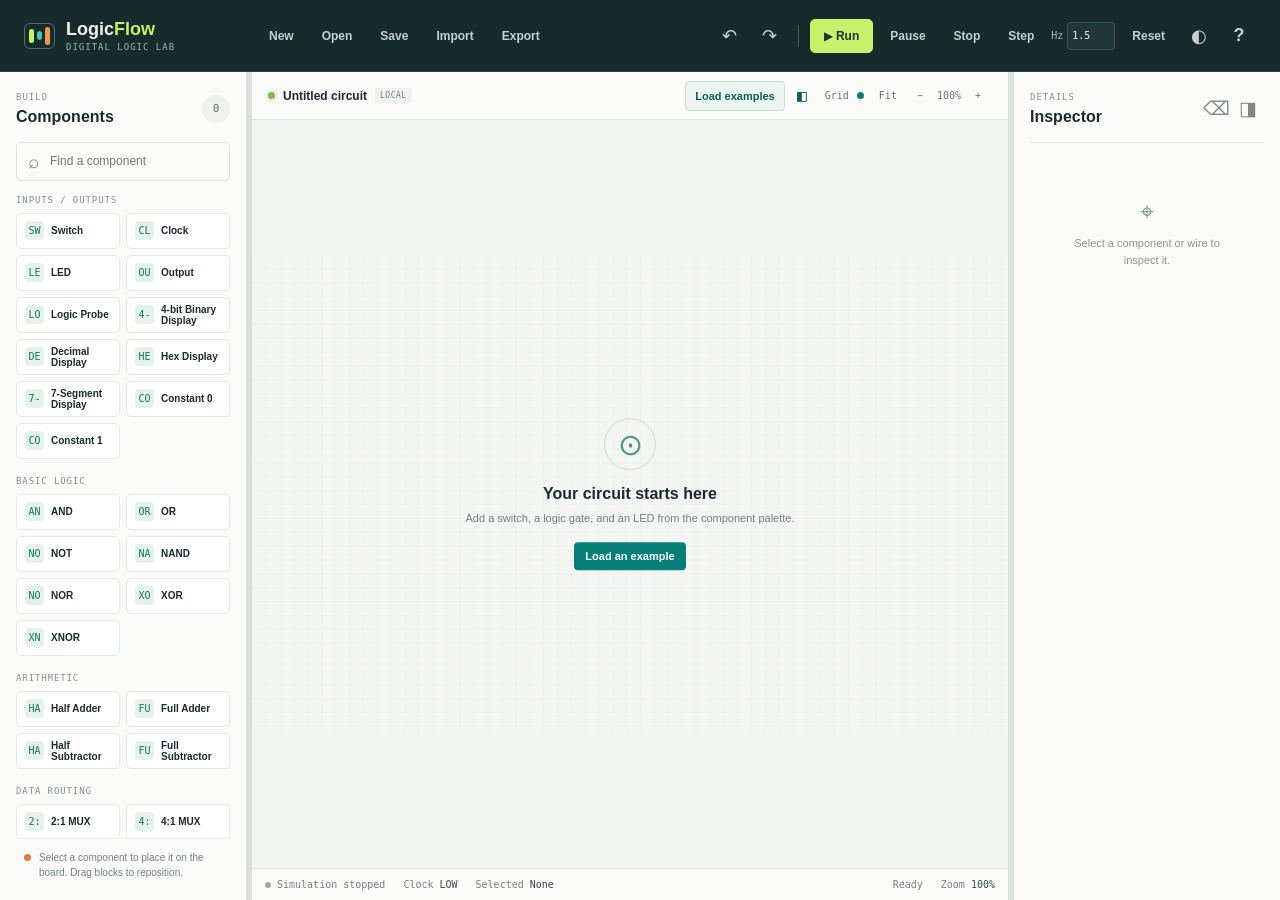
<file: index.html>
<!doctype html>
<html lang="en">
	<head>
		<meta charset="utf-8">
		<meta name="viewport" content="width=device-width, initial-scale=1">
		<meta name="description" content="LogicFlow is a browser-based digital logic circuit simulator.">
		<meta name="theme-color" content="#172b2d">
		<link rel="icon" href="data:image/svg+xml,%3Csvg xmlns='http://www.w3.org/2000/svg' viewBox='0 0 32 32'%3E%3Crect width='32' height='32' rx='7' fill='%23172b2d'/%3E%3Cpath d='M8 20h5l3-8 3 12 3-8h2' fill='none' stroke='%235eead4' stroke-width='2.4' stroke-linecap='round' stroke-linejoin='round'/%3E%3C/svg%3E">
		<title>LogicFlow - Digital Logic Circuit Simulator</title>
		<link rel="stylesheet" href="team/Gunish-Singh/styling/style.css">
		<script type="module" src="app/bootstrap.js"></script>
	</head>
	<body>
		<div class="app-shell" id="app">
			<header class="topbar">
				<a class="brand" href="#workspace" aria-label="LogicFlow home">
					<span class="brand-mark" aria-hidden="true"><i></i><i></i><i></i></span>
					<span>Logic<span class="brand-accent">Flow</span><small> DIGITAL LOGIC LAB</small></span>
				</a>
				<nav class="file-actions" aria-label="Circuit file actions">
					<button type="button" data-action="new">New</button>
					<button type="button" data-action="open">Open</button>
					<button type="button" data-action="save">Save</button>
					<button type="button" data-action="import">Import</button>
					<button type="button" data-action="export">Export</button>
				</nav>
				<nav class="run-actions" aria-label="Simulation controls">
					<button type="button" class="icon-button" data-action="undo" aria-label="Undo" title="Undo (Ctrl+Z)">↶</button>
					<button type="button" class="icon-button" data-action="redo" aria-label="Redo" title="Redo (Ctrl+Y)">↷</button>
					<span class="toolbar-divider" aria-hidden="true"></span>
					<button type="button" class="run-button" data-action="run"><span aria-hidden="true">▶</span> Run</button>
					<button type="button" data-action="pause">Pause</button>
					<button type="button" data-action="stop">Stop</button>
					  <button type="button" data-action="step" title="Advance one clock pulse">Step</button>
					  <label class="clock-frequency">Hz <input id="clock-frequency" type="number" min="0.1" max="20" step="0.1" value="1.5" aria-label="Clock frequency in hertz"></label>
					<button type="button" data-action="reset">Reset</button>
					<button type="button" class="icon-button" data-action="theme" aria-label="Toggle color theme" title="Toggle theme">◐</button>
					<button type="button" class="icon-button" data-action="help" aria-label="Help and about" title="Help and about">?</button>
				</nav>
			</header>

			<main class="workbench" id="workspace">
				<aside class="palette panel" aria-label="Component palette">
					<div class="panel-heading">
						<div><p class="eyebrow">BUILD</p><h1>Components</h1></div>
						<span class="component-count" id="component-count">0</span>
					</div>
					<label class="search-box"><span class="visually-hidden">Search components</span><span aria-hidden="true">⌕</span><input id="component-search" type="search" placeholder="Find a component" autocomplete="off"></label>
					<div id="component-list" class="component-list"></div>
					<div class="palette-note"><span class="note-signal" aria-hidden="true"></span><p>Select a component to place it on the board. Drag blocks to reposition.</p></div>
				</aside>
				<button type="button" class="panel-resizer palette-resizer" data-resize="palette" role="separator" aria-orientation="vertical" aria-label="Resize component palette" title="Drag to resize component palette"></button>

				<section class="workspace-panel" aria-label="Circuit workspace">
					<div class="canvas-toolbar">
						<div class="canvas-title"><span class="live-dot" aria-hidden="true"></span><span id="circuit-name">Untitled circuit</span><span class="draft-tag">LOCAL</span></div>
						<div class="canvas-tools">
							<button type="button" data-action="examples" title="Load or insert an example circuit">Load examples</button>
							<button type="button" class="icon-button panel-toggle" data-action="toggle-palette" aria-label="Hide component palette" aria-pressed="true" title="Hide component palette">◧</button>
							<button type="button" data-action="grid" aria-pressed="true" title="Toggle grid">Grid <span class="toggle-indicator"></span></button>
							<button type="button" data-action="fit" title="Fit circuit to workspace">Fit</button>
							<button type="button" data-action="zoom-out" aria-label="Zoom out">−</button>
							<span id="zoom-level">100%</span>
							<button type="button" data-action="zoom-in" aria-label="Zoom in">+</button>
						</div>
					</div>
					<div class="diagram-wrap">
						<svg id="diagram" viewBox="0 0 1200 760" role="application" aria-label="Interactive circuit diagram. Select output pins and input pins to wire components." tabindex="0" xmlns="http://www.w3.org/2000/svg">
							<title>Circuit workspace</title>
						</svg>
						<div class="empty-state" id="empty-state">
							<span class="empty-glyph" aria-hidden="true">⊙</span>
							<h2>Your circuit starts here</h2>
							<p>Add a switch, a logic gate, and an LED from the component palette.</p>
							<button type="button" data-action="examples">Load an example</button>
						</div>
					</div>
					<footer class="statusbar" aria-live="polite">
						<span><i class="status-led" id="simulation-indicator"></i><span id="simulation-status">Simulation stopped</span></span>
						<span>Clock <b id="clock-state">LOW</b></span>
						<span>Selected <b id="selected-status">None</b></span>
						<span class="status-spacer"></span>
						<span id="message" role="status">Ready</span>
						<span>Zoom <b id="zoom-status">100%</b></span>
					</footer>
				</section>
				<button type="button" class="panel-resizer inspector-resizer" data-resize="inspector" role="separator" aria-orientation="vertical" aria-label="Resize inspector" title="Drag to resize inspector"></button>

				<aside class="inspector panel" aria-label="Component inspector">
					<div class="panel-heading"><div><p class="eyebrow">DETAILS</p><h2>Inspector</h2></div><div class="panel-heading-actions"><button type="button" class="icon-button subtle" data-action="delete" aria-label="Delete selected item" title="Delete selected">⌫</button><button type="button" class="icon-button subtle" data-action="toggle-inspector" aria-label="Hide inspector" aria-pressed="true" title="Hide inspector">◨</button></div></div>
					<div id="inspector-content" class="inspector-content"><div class="inspector-empty"><span aria-hidden="true">⌖</span><p>Select a component or wire to inspect it.</p></div></div>
				</aside>
			</main>
			<input type="file" id="import-file" accept=".logicflow,application/vnd.logicflow.circuit+json,.json,application/json" aria-label="Import a LogicFlow circuit file" hidden>
			<div class="toast" id="toast" role="status" aria-live="polite"></div>
			<dialog id="help-dialog" aria-labelledby="help-title">
				<form method="dialog"><button class="dialog-close" aria-label="Close help">×</button></form>
				<p class="eyebrow">QUICK START</p><h2 id="help-title">Build a circuit</h2>
				<ol><li>Add components from the left palette.</li><li>Click an output pin, then an input pin to connect them.</li><li>Click a switch's HIGH/LOW label to toggle its signal.</li><li>Run the simulation or inspect truth tables on a selected component.</li></ol>
				<p class="dialog-footnote">LogicFlow · BCA Digital Logics · Jaypee Institute of Information Technology · ODD Semester 2026</p>
			</dialog>
			<dialog id="circuit-dialog" aria-labelledby="circuit-dialog-title">
				<form method="dialog"><button class="dialog-close" aria-label="Close circuit dialog">×</button></form>
				<p class="eyebrow">LOCAL CIRCUITS</p>
				<h2 id="circuit-dialog-title">Save circuit</h2>
				<div id="circuit-dialog-body"></div>
			</dialog>
			<dialog id="examples-dialog" class="examples-dialog" aria-labelledby="examples-title">
				<form method="dialog"><button class="dialog-close" aria-label="Close examples">×</button></form>
				<p class="eyebrow">CIRCUIT LIBRARY</p>
				<h2 id="examples-title">Example circuits</h2>
				<div id="examples-list" class="example-list"></div>
			</dialog>
		</div>
		<noscript><p style="padding:24px;font-family:sans-serif">LogicFlow requires JavaScript. Please enable JavaScript and reload the page.</p></noscript>
	</body>
</html>
</file>
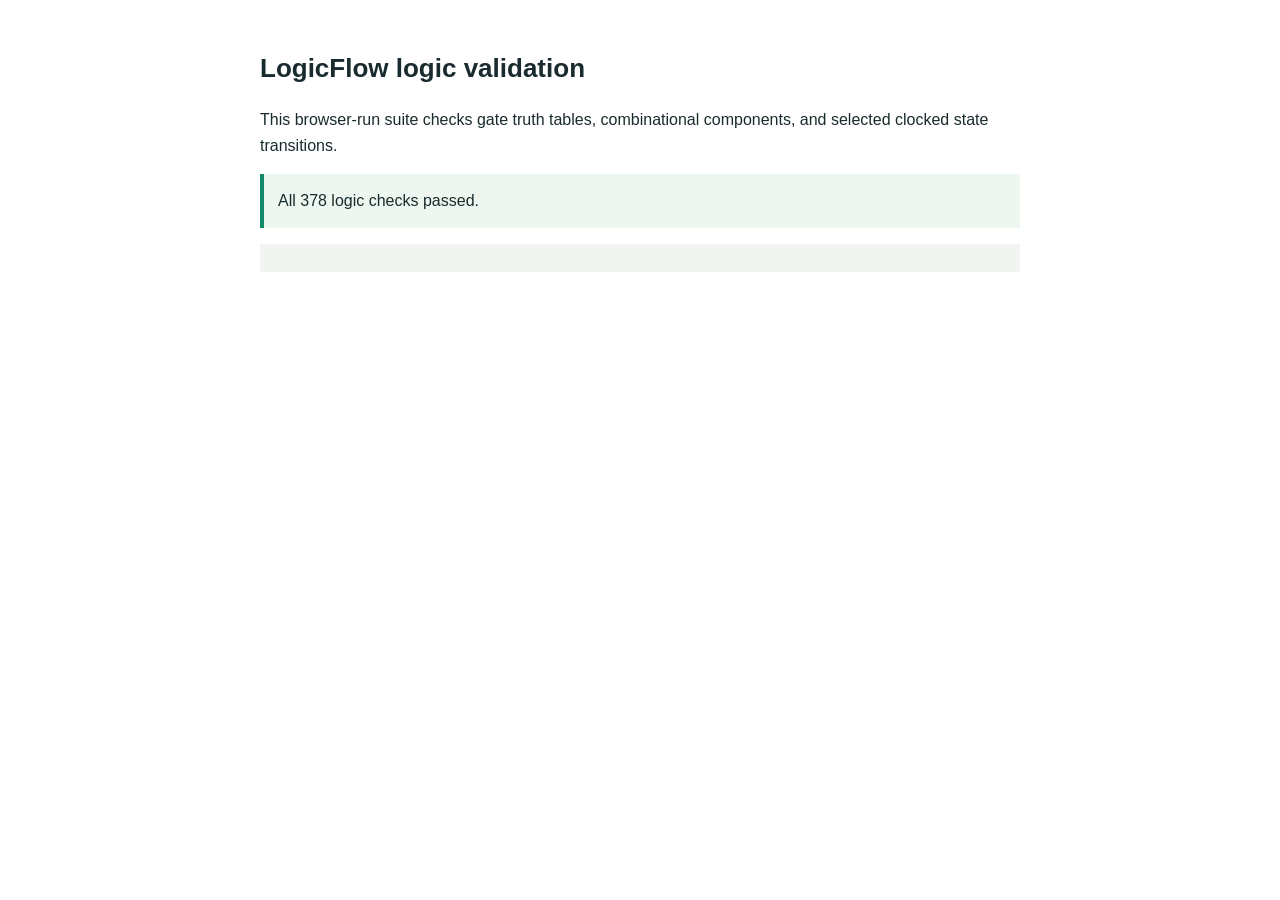
<file: team/Madhav-Gupta/testing/test-runner.html>
<!doctype html>
<html lang="en">
  <head>
    <meta charset="utf-8">
    <meta name="viewport" content="width=device-width, initial-scale=1">
    <title>LogicFlow Logic Validation</title>
    <style>
      body { max-width: 760px; margin: 48px auto; padding: 0 20px; color: #192b2e; font: 16px/1.6 "Segoe UI", sans-serif; }
      h1 { font-size: 26px; }
      #result { padding: 14px; border-left: 4px solid #138a67; background: #edf7ef; }
      #result.fail { border-color: #b94333; background: #fff0ed; }
      pre { overflow: auto; padding: 14px; background: #f1f4f1; }
    </style>
    <script type="module">
      import { runLogicTests } from "./logic-tests.js";
      const result = runLogicTests();
      const output = document.querySelector("#result");
      output.classList.toggle("fail", result.failures.length > 0);
      output.textContent = result.failures.length ? `${result.failures.length} of ${result.checks} checks failed.` : `All ${result.checks} logic checks passed.`;
      document.querySelector("#failures").textContent = result.failures.join("\n");
    </script>
  </head>
  <body>
    <h1>LogicFlow logic validation</h1>
    <p>This browser-run suite checks gate truth tables, combinational components, and selected clocked state transitions.</p>
    <p id="result" role="status">Running checks…</p>
    <pre id="failures"></pre>
  </body>
</html>
</file>
<file: team/Gunish-Singh/styling/style.css>
:root {
  font-family: "Aptos", "Segoe UI", sans-serif;
  color: #192b2e;
  background: #e8eeeb;
  font-synthesis: none;
  --ink: #192b2e;
  --muted: #718184;
  --line: #d9e1dd;
  --panel: #fbfcfa;
  --canvas: #f3f6f2;
  --teal: #087e78;
  --teal-dark: #075d59;
  --lime: #c9f16b;
  --orange: #da7b42;
  --signal-high: #0ca67f;
  --grid-line: #dce5df;
  --shadow: 0 12px 36px rgb(26 48 48 / 7%);
}

* {
  box-sizing: border-box;
}

body {
  min-width: 320px;
  min-height: 100vh;
  margin: 0;
}

button,
input {
  font: inherit;
}

button {
  color: inherit;
}

button:focus-visible,
input:focus-visible,
a:focus-visible,
svg:focus-visible {
  outline: 3px solid #e4984a;
  outline-offset: 2px;
}

.app-shell {
  min-height: 100vh;
}

.topbar {
  min-height: 72px;
  display: flex;
  align-items: center;
  gap: 30px;
  padding: 0 24px;
  background: #172b2d;
  color: #f2f5ef;
  border-bottom: 1px solid #294347;
}

.brand {
  display: flex;
  align-items: center;
  gap: 11px;
  min-width: 204px;
  color: inherit;
  text-decoration: none;
  font-size: 18px;
  font-weight: 800;
  line-height: 1;
}

.brand small {
  display: block;
  margin-top: 5px;
  color: #9eb4ae;
  font: 500 9px/1 Consolas, monospace;
  letter-spacing: 1px;
}

.brand-accent {
  color: var(--lime);
}

.brand-mark {
  display: flex;
  align-items: center;
  gap: 3px;
  height: 26px;
  padding: 4px;
  border: 1px solid #52716a;
  border-radius: 6px;
}

.brand-mark i {
  display: block;
  width: 5px;
  height: 14px;
  border-radius: 3px;
  background: #c9f16b;
}

.brand-mark i:nth-child(2) {
  height: 9px;
  background: #46c39f;
}

.brand-mark i:nth-child(3) {
  height: 18px;
  background: #ec9954;
}

.file-actions,
.run-actions,
.canvas-tools {
  display: flex;
  align-items: center;
  gap: 6px;
}

.topbar nav button {
  min-height: 34px;
  padding: 0 10px;
  border: 1px solid transparent;
  border-radius: 5px;
  background: transparent;
  color: #c6d2cf;
  font-size: 12px;
  font-weight: 650;
  cursor: pointer;
}

.topbar nav button:hover {
  border-color: #42615f;
  background: #223b3d;
  color: white;
}

.topbar nav .run-button {
  padding-inline: 13px;
  border-color: var(--lime);
  background: var(--lime);
  color: #203331;
}

.topbar nav .run-button:hover {
  border-color: #daf796;
  background: #daf796;
}

.topbar nav .icon-button {
  width: 34px;
  padding: 0;
  font-size: 18px;
}

.run-actions {
  margin-left: auto;
}

.toolbar-divider {
  height: 22px;
  margin-inline: 5px;
  border-left: 1px solid #41585a;
}

.clock-frequency {
  display: flex;
  align-items: center;
  gap: 4px;
  color: #a9bab4;
  font: 10px Consolas, monospace;
}

.clock-frequency input {
  width: 48px;
  height: 28px;
  padding: 0 4px;
  border: 1px solid #3b5553;
  border-radius: 4px;
  background: #203638;
  color: #eef4ef;
  font: 10px Consolas, monospace;
}

.workbench {
  --palette-width: 246px;
  --inspector-width: 266px;
  display: grid;
  grid-template-columns: minmax(180px, var(--palette-width)) 6px minmax(300px, 1fr) 6px minmax(210px, var(--inspector-width));
  height: calc(100vh - 72px);
  min-height: 560px;
  background: var(--line);
}

.workbench.palette-collapsed {
  grid-template-columns: 0 0 minmax(0, 1fr) 6px minmax(210px, var(--inspector-width));
}

.workbench.inspector-collapsed {
  grid-template-columns: minmax(180px, var(--palette-width)) 6px minmax(0, 1fr) 0 0;
}

.workbench.palette-collapsed.inspector-collapsed {
  grid-template-columns: 0 0 minmax(0, 1fr) 0 0;
}

.panel {
  min-width: 0;
  background: var(--panel);
}

.workbench.palette-collapsed .palette,
.workbench.inspector-collapsed .inspector {
  visibility: hidden;
  overflow: hidden;
  padding: 0;
}

.panel-resizer {
  position: relative;
  z-index: 2;
  width: 6px;
  min-width: 6px;
  padding: 0;
  border: 0;
  background: transparent;
  cursor: col-resize;
  touch-action: none;
}

.panel-resizer::after {
  position: absolute;
  top: 0;
  bottom: 0;
  left: 2px;
  width: 2px;
  background: var(--line);
  content: "";
  transition: background .15s, width .15s;
}

.panel-resizer:hover::after,
.panel-resizer:focus-visible::after {
  left: 1px;
  width: 4px;
  background: var(--teal);
}

.workbench.palette-collapsed .palette-resizer,
.workbench.inspector-collapsed .inspector-resizer {
  display: none;
}

.palette,
.inspector {
  display: flex;
  flex-direction: column;
  padding: 20px 16px;
  overflow: hidden;
}

.panel-heading {
  display: flex;
  align-items: center;
  justify-content: space-between;
  gap: 10px;
  margin-bottom: 16px;
}

.panel-heading-actions {
  display: flex;
  align-items: center;
  gap: 4px;
}

.panel-heading h1,
.panel-heading h2 {
  margin: 0;
  font-size: 16px;
  font-weight: 800;
}

.eyebrow {
  margin: 0 0 5px;
  color: #82908d;
  font: 500 9px/1.2 Consolas, monospace;
  letter-spacing: 1px;
}

.component-count {
  display: grid;
  place-items: center;
  width: 28px;
  height: 28px;
  border-radius: 50%;
  background: #edf2ee;
  color: #566a68;
  font: 500 11px Consolas, monospace;
}

.search-box {
  display: flex;
  align-items: center;
  gap: 9px;
  min-height: 39px;
  padding: 0 11px;
  border: 1px solid #dbe3df;
  border-radius: 5px;
  color: #72817e;
}

.search-box:focus-within {
  border-color: var(--teal);
  box-shadow: 0 0 0 2px rgb(8 126 120 / 10%);
}

.search-box>span {
  font-size: 19px;
  line-height: 1;
}

.search-box input {
  width: 100%;
  border: 0;
  outline: 0;
  background: transparent;
  color: var(--ink);
  font-size: 12px;
}

.component-list {
  flex: 1;
  margin: 14px -4px 0;
  padding: 0 4px 8px;
  overflow-y: auto;
}

.component-group {
  margin-bottom: 17px;
}

.component-group h3 {
  margin: 0 0 8px;
  color: #80908d;
  font: 500 9px Consolas, monospace;
  letter-spacing: .9px;
  text-transform: uppercase;
}

.component-buttons {
  display: grid;
  grid-template-columns: 1fr 1fr;
  gap: 6px;
}

.component-button {
  display: flex;
  align-items: center;
  min-width: 0;
  min-height: 36px;
  gap: 7px;
  padding: 0 8px;
  border: 1px solid #e2e8e4;
  border-radius: 5px;
  background: #fff;
  text-align: left;
  font-size: 10px;
  font-weight: 700;
  cursor: pointer;
  transition: border-color .15s, background .15s, transform .15s;
}

.component-button:hover {
  transform: translateY(-1px);
  border-color: #9fc9bb;
  background: #f4faf5;
}

.component-glyph {
  display: grid;
  flex: 0 0 19px;
  place-items: center;
  width: 19px;
  height: 19px;
  border-radius: 4px;
  background: #e5f2e9;
  color: #16775c;
  font: 500 10px Consolas, monospace;
}

.palette-note {
  display: flex;
  align-items: flex-start;
  gap: 8px;
  padding: 11px 8px 0;
  border-top: 1px solid #edf0ed;
  color: var(--muted);
}

.palette-note p {
  margin: 0;
  font-size: 10px;
  line-height: 1.5;
}

.note-signal {
  flex: 0 0 7px;
  width: 7px;
  height: 7px;
  margin-top: 4px;
  border-radius: 50%;
  background: var(--orange);
}

.workspace-panel {
  display: flex;
  min-width: 0;
  min-height: 0;
  flex-direction: column;
  background: var(--canvas);
}

.canvas-toolbar {
  display: flex;
  align-items: center;
  justify-content: space-between;
  min-height: 48px;
  padding: 0 16px;
  border-bottom: 1px solid #dce4df;
  background: #fbfcfa;
}

.canvas-title {
  display: flex;
  align-items: center;
  gap: 8px;
  min-width: 0;
  font-size: 12px;
  font-weight: 750;
}

.live-dot {
  width: 7px;
  height: 7px;
  border-radius: 50%;
  background: #7dbb55;
  box-shadow: 0 0 0 3px #eaf2df;
}

.draft-tag {
  padding: 3px 5px;
  border-radius: 3px;
  background: #eef2ed;
  color: #72817e;
  font: 500 8px Consolas, monospace;
  letter-spacing: .5px;
}

.canvas-tools {
  gap: 3px;
  color: #637572;
  font: 500 10px Consolas, monospace;
}

.canvas-tools button {
  min-width: 28px;
  height: 28px;
  padding: 0 6px;
  border: 0;
  border-radius: 4px;
  background: transparent;
  color: inherit;
  cursor: pointer;
}

.canvas-tools button:hover {
  background: #edf3ee;
  color: var(--teal-dark);
}

.canvas-tools .panel-toggle {
  width: 28px;
  min-width: 28px;
  height: 28px;
  padding: 0;
  border-color: var(--line);
  background: var(--panel);
  color: var(--teal-dark);
}

.canvas-tools button[data-action="examples"] {
  min-height: 30px;
  padding-inline: 9px;
  border: 1px solid #cbded4;
  background: #edf5f0;
  color: var(--teal-dark);
  font: 700 11px "Aptos", "Segoe UI", sans-serif;
}

.canvas-tools button[data-action="examples"]:hover {
  border-color: var(--teal);
  background: #e0f0e7;
}

.toggle-indicator {
  display: inline-block;
  width: 7px;
  height: 7px;
  margin-left: 2px;
  border-radius: 50%;
  background: var(--teal);
}

.diagram-wrap {
  position: relative;
  flex: 1;
  min-height: 0;
  overflow: hidden;
}

#diagram {
  display: block;
  width: 100%;
  height: 100%;
  touch-action: none;
  cursor: default;
}

#diagram .grid-bg {
  fill: url(#grid-pattern);
}

#diagram .grid-lines {
  stroke: var(--grid-line);
}

#diagram .wire {
  fill: none;
  stroke: #81938f;
  stroke-width: 2.2;
  cursor: pointer;
  transition: stroke .15s, stroke-width .15s;
}

#diagram .wire.signal-high {
  stroke: var(--signal-high);
  stroke-width: 3;
}

#diagram .wire.signal-low {
  stroke: #9ba9a5;
}

#diagram .wire-flow {
  fill: none;
  stroke: #d9f777;
  stroke-width: 2;
  stroke-dasharray: 2 13;
  stroke-linecap: round;
  animation: signal-flow .8s linear infinite;
  pointer-events: none;
}

#diagram .gate-shape {
  fill: var(--panel);
  stroke: #087e78;
  stroke-width: 3;
  stroke-linejoin: round;
  stroke-linecap: round;
}

#diagram .gate-extra {
  fill: none;
}

#diagram .symbol-wire {
  fill: none;
  stroke: #71817d;
  stroke-width: 3;
  stroke-linecap: round;
}

#diagram .gate-bubble {
  fill: var(--panel);
  stroke: #087e78;
  stroke-width: 3;
}

#diagram .symbol-chip {
  fill: #e9f2ed;
  stroke: #4b8878;
  stroke-width: 1.5;
}

#diagram .symbol-text {
  fill: #305e54;
  font: 700 10px Consolas, monospace;
}

#diagram .output-indicator {
  fill: #e4e9e5;
  stroke: #71817d;
  stroke-width: 1.5;
  transition: fill .16s ease, filter .16s ease;
}

#diagram .output-indicator.on {
  fill: #7af0bc;
  stroke: #0c9c73;
  filter: drop-shadow(0 0 5px rgb(19 203 138 / 45%));
}

#diagram .switch-knob {
  fill: #087e78;
  stroke: #fff;
  stroke-width: 1.5;
  transition: cx .16s ease;
}

#diagram .io-wave {
  fill: none;
  stroke: #087e78;
  stroke-width: 2;
  stroke-linecap: square;
  stroke-linejoin: round;
}

#diagram .display-frame {
  fill: #182a28;
  stroke: #789389;
  stroke-width: 1.5;
}

#diagram .display-readout {
  fill: #a7f27b;
  font: 700 22px Consolas, monospace;
  letter-spacing: 1px;
}

#diagram .binary-readout {
  font-size: 17px;
  letter-spacing: 2px;
}

#diagram .probe-frame {
  fill: #f1f5f1;
}

#diagram .probe-lamp {
  fill: #a5b1aa;
  stroke: #fff;
  stroke-width: 1;
}

#diagram .probe-lamp.on {
  fill: #20c789;
  filter: drop-shadow(0 0 4px rgb(32 199 137 / 60%));
}

#diagram .probe-readout {
  fill: #526862;
  font: 700 10px Consolas, monospace;
}

#diagram .display-segment {
  fill: #e1e8e2;
  stroke: #7d8f88;
  stroke-width: 1;
  stroke-linejoin: round;
}

#diagram .display-segment.on {
  fill: #d1ff76;
  stroke: #a4db4d;
  filter: drop-shadow(0 0 3px rgb(192 247 97 / 65%));
  transition: fill .16s ease;
}

.display-details {
  color: var(--ink);
  font: 10px/1.6 Consolas, monospace;
  overflow-wrap: anywhere;
}

@keyframes signal-flow {
  to {
    stroke-dashoffset: -30;
  }
}

#diagram .wire.selected {
  stroke: #df8542;
  stroke-width: 4;
}

#diagram .wire-hit {
  fill: none;
  stroke: transparent;
  stroke-width: 14;
  cursor: pointer;
}

#diagram .node-body {
  fill: #fff;
  stroke: #bdcbc5;
  stroke-width: 1.5;
  rx: 7;
  filter: drop-shadow(0 3px 3px rgb(22 49 42 / 8%));
}

#diagram .node.selected .node-body {
  stroke: #16877b;
  stroke-width: 2.2;
}

#diagram .node-enter {
  animation: component-arrive .22s ease-out both;
}

@keyframes component-arrive {
  from {
    opacity: 0;
  }

  to {
    opacity: 1;
  }
}

#diagram .node-title {
  fill: #1b3233;
  font: 700 12px "Segoe UI", sans-serif;
  pointer-events: none;
}

#diagram .node-subtitle {
  fill: #82918d;
  font: 9px Consolas, monospace;
  pointer-events: none;
}

#diagram .pin {
  stroke: #fff;
  stroke-width: 2;
  cursor: crosshair;
}

#diagram .pin:hover {
  r: 8;
}

#diagram .pin.output {
  fill: #137f70;
}

#diagram .pin.input {
  fill: #7b8986;
}

#diagram .pin.signal-high {
  fill: #05a77c;
}

#diagram .pin.signal-low {
  fill: #8e9c98;
}

#diagram .pin-label {
  fill: #657572;
  font: 9px Consolas, monospace;
  pointer-events: none;
}

#diagram .state-label {
  fill: #516663;
  font: 10px Consolas, monospace;
  pointer-events: none;
}

#diagram .state-label[data-switch-toggle] {
  cursor: pointer;
  pointer-events: auto;
}

#diagram .led-core {
  fill: #d6ded9;
  stroke: #82918c;
  stroke-width: 1.5;
}

#diagram .led-core.on {
  fill: #7af0bc;
  stroke: #0c9c73;
  filter: drop-shadow(0 0 6px rgb(19 203 138 / 55%));
}

#diagram .wire-preview {
  fill: none;
  stroke: #de8946;
  stroke-width: 2;
  stroke-dasharray: 6 5;
  pointer-events: none;
}

.empty-state {
  position: absolute;
  top: 50%;
  left: 50%;
  width: min(340px, 90%);
  transform: translate(-50%, -50%);
  text-align: center;
  pointer-events: none;
}

.empty-state[hidden] {
  display: none;
}

.empty-glyph {
  display: grid;
  place-items: center;
  width: 52px;
  height: 52px;
  margin: 0 auto 15px;
  border: 1px solid #d4dfd8;
  border-radius: 50%;
  color: #4f9b7d;
  font-size: 30px;
}

.empty-state h2 {
  margin: 0 0 7px;
  font-size: 16px;
}

.empty-state p {
  margin: 0;
  color: #71817d;
  font-size: 11px;
  line-height: 1.6;
}

.empty-state button {
  margin-top: 14px;
  padding: 8px 11px;
  border: 0;
  border-radius: 4px;
  background: var(--teal);
  color: #fff;
  font-size: 11px;
  font-weight: 700;
  pointer-events: auto;
  cursor: pointer;
}

.statusbar {
  display: flex;
  align-items: center;
  gap: 18px;
  min-height: 32px;
  padding: 0 13px;
  border-top: 1px solid #dce4df;
  background: #fbfcfa;
  color: #71807d;
  font: 10px Consolas, monospace;
}

.statusbar>span {
  display: flex;
  align-items: center;
  gap: 6px;
  white-space: nowrap;
}

.statusbar b {
  color: #344947;
  font-weight: 500;
}

.status-spacer {
  flex: 1;
}

.status-led {
  width: 6px;
  height: 6px;
  border-radius: 50%;
  background: #9daaa6;
}

.status-led.running {
  background: #11a77b;
  box-shadow: 0 0 0 3px #d9f1e5;
}

.inspector .panel-heading {
  margin-bottom: 0;
  padding-bottom: 16px;
  border-bottom: 1px solid #e6ebe7;
}

.icon-button {
  display: grid;
  place-items: center;
  width: 32px;
  height: 32px;
  border: 1px solid #dfe6e1;
  border-radius: 5px;
  background: #fff;
  color: #445b57;
  font-size: 16px;
  cursor: pointer;
}

.icon-button:hover {
  border-color: #adc8bb;
  color: var(--teal-dark);
}

.icon-button.subtle {
  border-color: transparent;
  background: transparent;
  color: #7c8985;
  font-size: 19px;
}

.inspector-content {
  flex: 1;
  min-height: 0;
  overflow-y: auto;
}

.inspector-empty {
  display: grid;
  justify-items: center;
  gap: 8px;
  margin-top: 54px;
  color: #879490;
  text-align: center;
}

.inspector-empty span {
  font-size: 25px;
}

.inspector-empty p {
  max-width: 170px;
  margin: 0;
  font-size: 11px;
  line-height: 1.6;
}

.inspector-section {
  padding: 16px 0;
  border-bottom: 1px solid #e9eeea;
}

.inspector-section h3 {
  margin: 0 0 11px;
  color: #7d8b87;
  font: 500 9px Consolas, monospace;
  letter-spacing: .8px;
  text-transform: uppercase;
}

.detail-title {
  margin: 13px 0 4px;
  font-size: 15px;
  font-weight: 800;
}

.detail-id {
  color: #81908c;
  font: 10px Consolas, monospace;
}

.pin-row {
  display: flex;
  align-items: center;
  justify-content: space-between;
  padding: 5px 0;
  color: #536662;
  font-size: 11px;
}

.pin-value {
  display: inline-grid;
  place-items: center;
  min-width: 24px;
  height: 20px;
  border-radius: 3px;
  background: #edf1ee;
  color: #667572;
  font: 500 10px Consolas, monospace;
}

.pin-value.high {
  background: #dff5e9;
  color: #087e5f;
}

.inspector-section input[type="text"],
.inspector-section input[type="number"] {
  width: 100%;
  min-height: 33px;
  padding: 0 8px;
  border: 1px solid #d9e2dc;
  border-radius: 4px;
  background: #fff;
  color: var(--ink);
  font-size: 11px;
}

.inspector-action {
  width: 100%;
  min-height: 34px;
  margin-top: 7px;
  border: 1px solid #dbe4dd;
  border-radius: 4px;
  background: #fff;
  color: #37524c;
  font-size: 11px;
  font-weight: 700;
  cursor: pointer;
}

.inspector-action:hover {
  border-color: #89b8a5;
  background: #f4faf6;
}

.truth-table {
  width: 100%;
  border-collapse: collapse;
  font: 10px Consolas, monospace;
}

.truth-table th,
.truth-table td {
  padding: 6px 3px;
  border-bottom: 1px solid #edf0ed;
  text-align: center;
}

.truth-table th {
  color: #71817c;
  font-weight: 500;
}

.truth-table td:last-child {
  color: var(--teal-dark);
  font-weight: 700;
}

.kmap-output-title {
  margin: 12px 0 6px;
  color: var(--ink);
  font: 600 10px Consolas, monospace;
  overflow-wrap: anywhere;
}

.kmap-table {
  width: 100%;
  border-collapse: collapse;
  table-layout: fixed;
  font: 10px Consolas, monospace;
}

.kmap-table th,
.kmap-table td {
  height: 25px;
  padding: 3px;
  border: 1px solid var(--line);
  text-align: center;
}

.kmap-table th {
  color: var(--muted);
  font-weight: 500;
}

.kmap-table td.kmap-one {
  background: #dff5e9;
  color: #087e5f;
  font-weight: 700;
}

.toast {
  position: fixed;
  right: 18px;
  bottom: 46px;
  z-index: 5;
  max-width: min(380px, calc(100vw - 36px));
  padding: 10px 14px;
  transform: translateY(12px);
  border: 1px solid #385956;
  border-radius: 5px;
  background: #193536;
  box-shadow: var(--shadow);
  color: #f2f7f1;
  font-size: 11px;
  opacity: 0;
  pointer-events: none;
  transition: opacity .18s, transform .18s;
}

.toast.visible {
  transform: translateY(0);
  opacity: 1;
}

dialog {
  width: min(430px, calc(100% - 32px));
  padding: 28px;
  border: 1px solid #d7e0da;
  border-radius: 8px;
  box-shadow: var(--shadow);
  color: var(--ink);
}

dialog::backdrop {
  background: rgb(16 37 35 / 48%);
}

dialog h2 {
  margin: 5px 0 15px;
  font-size: 22px;
}

dialog li {
  margin: 9px 0;
  color: #51635f;
  font-size: 13px;
  line-height: 1.5;
}

.dialog-close {
  float: right;
  border: 0;
  background: transparent;
  color: #64736f;
  font-size: 22px;
  cursor: pointer;
}

.dialog-footnote {
  margin: 20px 0 0;
  padding-top: 14px;
  border-top: 1px solid var(--line);
  color: #7b8985;
  font-size: 10px;
  line-height: 1.5;
}

.dialog-label {
  display: block;
  margin: 10px 0 6px;
  color: #60716d;
  font-size: 12px;
}

.dialog-input {
  width: 100%;
  min-height: 38px;
  padding: 0 10px;
  border: 1px solid #d9e2dc;
  border-radius: 4px;
  background: #fff;
  color: var(--ink);
}

.dialog-actions {
  display: flex;
  justify-content: flex-end;
  gap: 8px;
  margin-top: 18px;
}

.dialog-action {
  min-height: 34px;
  padding: 0 13px;
  border: 1px solid #d9e2dc;
  border-radius: 4px;
  background: #fff;
  font-size: 11px;
  font-weight: 700;
  cursor: pointer;
}

.dialog-action.primary {
  border-color: var(--teal);
  background: var(--teal);
  color: #fff;
}

.saved-circuit-list {
  display: grid;
  gap: 6px;
  max-height: 300px;
  overflow-y: auto;
}

.saved-circuit-row {
  display: flex;
  gap: 5px;
}

.saved-circuit-button {
  flex: 1;
  min-width: 0;
  min-height: 38px;
  padding: 0 10px;
  border: 1px solid #dce5df;
  border-radius: 4px;
  background: #fff;
  text-align: left;
  font-size: 12px;
  cursor: pointer;
}

.saved-circuit-button:hover {
  border-color: #8ebca9;
  background: #f4faf6;
}

.saved-circuit-tool {
  padding: 0 8px;
  border: 1px solid #dce5df;
  border-radius: 4px;
  background: #fff;
  color: #526660;
  font-size: 10px;
  cursor: pointer;
}

.saved-circuit-tool:hover {
  border-color: #8ebca9;
  background: #f4faf6;
}

.saved-circuit-tool.danger {
  color: #a54335;
}

.examples-dialog {
  width: min(650px, calc(100% - 32px));
}

.example-list {
  max-height: min(62vh, 540px);
  overflow-y: auto;
}

.example-entry {
  display: grid;
  grid-template-columns: minmax(0, 1fr) auto;
  align-items: center;
  gap: 12px;
  padding: 11px 0;
  border-top: 1px solid var(--line);
}

.example-copy h3 {
  margin: 0 0 4px;
  color: var(--ink);
  font-size: 13px;
}

.example-copy p {
  margin: 0;
  color: var(--muted);
  font-size: 11px;
  line-height: 1.45;
}

.example-actions {
  display: flex;
  gap: 6px;
}

.example-actions .dialog-action {
  min-width: 66px;
}

.visually-hidden {
  position: absolute;
  width: 1px;
  height: 1px;
  padding: 0;
  overflow: hidden;
  clip: rect(0, 0, 0, 0);
  white-space: nowrap;
  border: 0;
}

body.dark {
  color: #e2eae6;
  background: #101a1c;
  --ink: #e2eae6;
  --muted: #97a8a2;
  --line: #2e3d3d;
  --panel: #1c292a;
  --canvas: #172324;
  --grid-line: #293a38;
}

body.dark .topbar {
  background: #101a1c;
}

body.dark .palette,
body.dark .inspector,
body.dark .canvas-toolbar,
body.dark .statusbar {
  background: #1c292a;
}

body.dark .workbench {
  background: #2e3d3d;
}

body.dark .component-button,
body.dark .icon-button,
body.dark .inspector-action {
  border-color: #384a49;
  background: #243333;
  color: #e0e9e4;
}

body.dark .component-button:hover,
body.dark .inspector-action:hover {
  background: #2e4541;
}

body.dark .search-box,
body.dark .inspector-section input {
  border-color: #40524e;
  color: #e0e9e4;
}

body.dark .search-box input,
body.dark .inspector-section input {
  background: #243333;
  color: #e0e9e4;
}

body.dark .dialog-input,
body.dark .dialog-action,
body.dark .saved-circuit-button,
body.dark .saved-circuit-tool {
  border-color: #40524e;
  background: #243333;
  color: #e0e9e4;
}

body.dark .saved-circuit-tool.danger {
  color: #ffaaa0;
}

body.dark .canvas-tools button:hover {
  background: #2a3c3a;
}

body.dark .canvas-tools .panel-toggle {
  border-color: #40524e;
  background: #243333;
  color: #a8dcca;
}

body.dark .canvas-tools button[data-action="examples"] {
  border-color: #41645a;
  background: #263c37;
  color: #b7e8cf;
}

body.dark .canvas-tools button[data-action="examples"]:hover {
  background: #304a42;
}

body.dark #diagram .node-body {
  fill: #283939;
  stroke: #506360;
}

body.dark #diagram .node-title {
  fill: #e7efeb;
}

body.dark #diagram .node-subtitle,
body.dark #diagram .pin-label,
body.dark #diagram .state-label {
  fill: #a3b2ad;
}

body.dark #diagram .wire {
  stroke: #758985;
}

body.dark #diagram .wire.signal-high {
  stroke: #31d4a1;
}

body.dark #diagram .wire-flow {
  stroke: #d6f77a;
}

body.dark #diagram .gate-shape,
body.dark #diagram .gate-bubble {
  fill: #283939;
  stroke: #58c5a0;
}

body.dark #diagram .symbol-wire {
  stroke: #a3b2ad;
}

body.dark #diagram .symbol-chip {
  fill: #314845;
  stroke: #58a891;
}

body.dark #diagram .symbol-text {
  fill: #d7f0df;
}

body.dark #diagram .output-indicator {
  fill: #4e5c58;
  stroke: #a3b2ad;
}

body.dark #diagram .output-indicator.on {
  fill: #7af0bc;
  stroke: #0c9c73;
}

body.dark #diagram .io-wave {
  stroke: #58c5a0;
}

body.dark #diagram .display-frame {
  fill: #101a1c;
  stroke: #789389;
}

body.dark #diagram .probe-frame {
  fill: #243333;
}

body.dark #diagram .probe-readout {
  fill: #d7e5dd;
}

body.dark #diagram .probe-lamp {
  stroke: #243333;
}

body.dark #diagram .display-segment {
  fill: #44514c;
  stroke: #677b72;
}

body.dark #diagram .display-segment.on {
  fill: #d1ff76;
  stroke: #a4db4d;
}

body.dark .kmap-table td.kmap-one {
  background: #204c40;
  color: #a7f0cf;
}

body.dark #diagram .pin.input {
  fill: #b0bcb8;
}

body.dark .empty-state h2 {
  color: #e4ece8;
}

body.dark .empty-state p {
  color: #a2b1ad;
}

body.dark dialog {
  background: #1c292a;
  color: #e2eae6;
}

@media (prefers-reduced-motion: reduce) {
  #diagram .wire-flow {
    animation: none;
    stroke-dasharray: none;
  }

  #diagram .node-enter {
    animation: none;
  }

  #diagram .switch-knob {
    transition: none;
  }

  #diagram .output-indicator {
    transition: none;
  }

  #diagram .display-segment.on {
    transition: none;
  }
}

@media (max-width: 1120px) {
  .topbar {
    gap: 14px;
    padding-inline: 14px;
  }

  .brand {
    min-width: 160px;
  }

  .workbench {
    --palette-width: 214px;
    --inspector-width: 228px;
  }

  .topbar nav button {
    padding-inline: 7px;
  }

  .statusbar {
    gap: 11px;
  }
}

@media (max-width: 850px) {
  .topbar {
    flex-wrap: wrap;
    gap: 8px 18px;
    padding-block: 10px;
  }

  .brand {
    min-width: 160px;
  }

  .run-actions {
    margin-left: auto;
  }

  .workbench {
    height: calc(100vh - 118px);
    grid-template-columns: minmax(150px, var(--palette-width)) 6px minmax(220px, 1fr) 6px minmax(170px, var(--inspector-width));
  }

  .statusbar {
    font-size: 9px;
  }
}

@media (max-width: 600px) {
  .topbar {
    min-height: auto;
  }

  .file-actions,
  .run-actions {
    width: 100%;
    margin: 0;
    overflow-x: auto;
  }

  .file-actions {
    order: 2;
  }

  .run-actions {
    order: 3;
  }

  .workbench {
    display: flex;
    height: calc(100dvh - 150px);
    min-height: 460px;
    flex-direction: column;
  }

  .panel-resizer {
    display: none;
  }

  .workbench.palette-collapsed .palette,
  .workbench.inspector-collapsed .inspector {
    display: none;
  }

  .inspector {
    display: flex;
    flex: 0 0 auto;
    max-height: 28vh;
    padding: 10px 12px;
  }

  .palette {
    max-height: 155px;
    padding: 10px 12px;
  }

  .palette .panel-heading {
    display: none;
  }

  .component-list {
    display: flex;
    flex: 0 0 auto;
    gap: 13px;
    overflow: auto hidden;
    margin: 8px 0 0;
    padding-bottom: 4px;
  }

  .component-group {
    flex: 0 0 auto;
    margin: 0;
  }

  .component-buttons {
    display: flex;
  }

  .component-button {
    min-width: 76px;
  }

  .palette-note {
    display: none;
  }

  .workspace-panel {
    flex: 1;
    min-height: 0;
  }

  .canvas-toolbar {
    min-height: 40px;
    padding-inline: 9px;
  }

  .statusbar {
    gap: 8px;
    min-height: 30px;
    padding-inline: 7px;
    overflow-x: auto;
  }

  .statusbar>span:nth-child(3),
  .statusbar>span:nth-child(5) {
    display: none;
  }

  .example-entry {
    grid-template-columns: 1fr;
  }

  .example-actions {
    justify-content: flex-end;
  }
}
</file>
